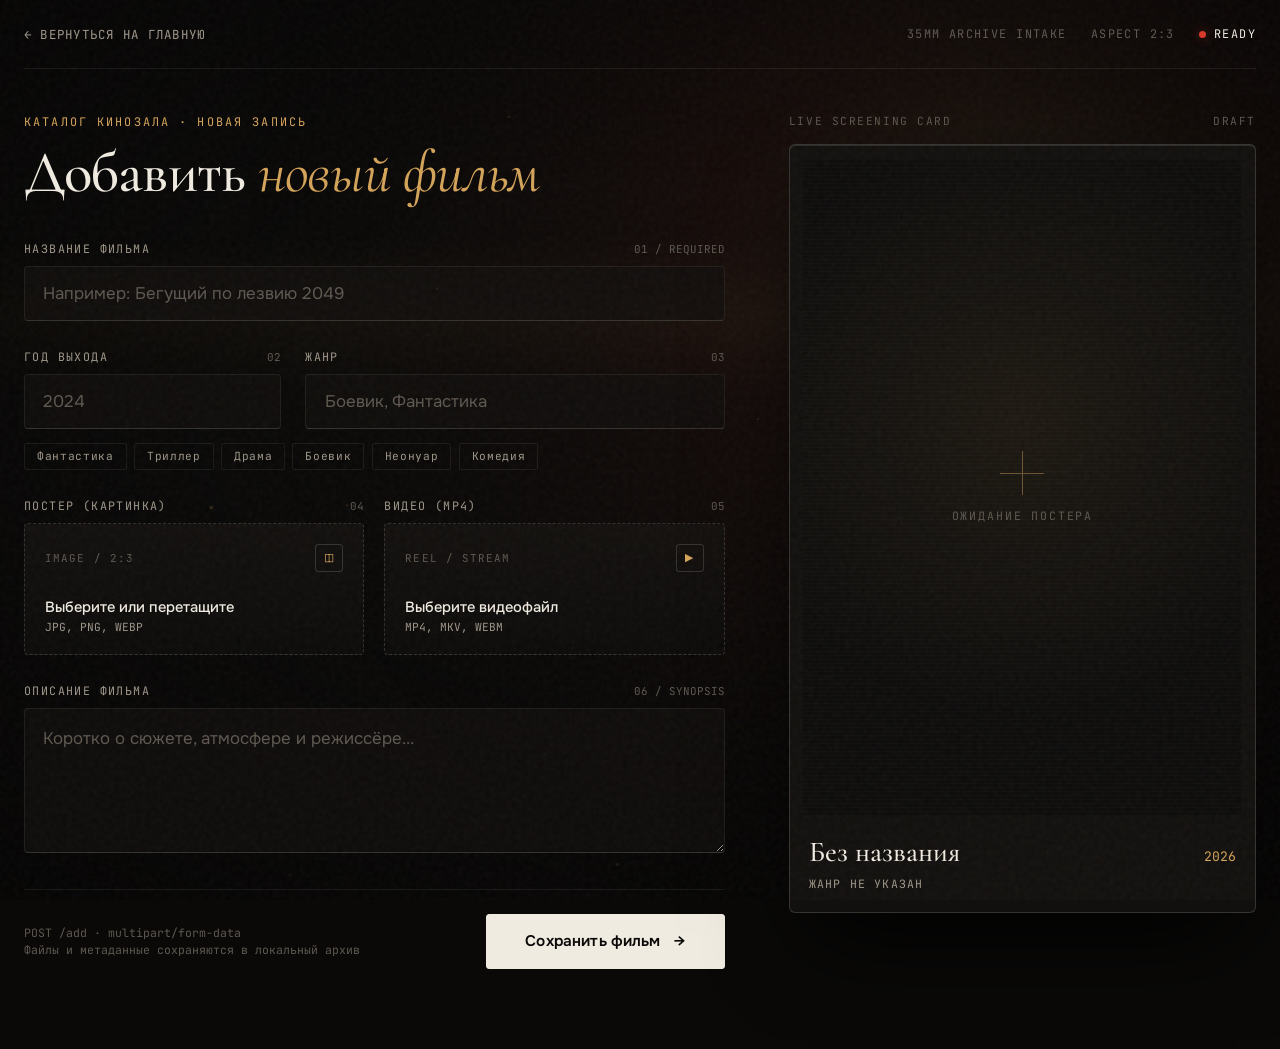
<file: templates/add.html>
<!DOCTYPE html>
<html lang="ru">
<head>
    <meta charset="UTF-8">
    <meta name="viewport" content="width=device-width, initial-scale=1.0">
    <title>Добавить фильм — Архив Кинозала</title>

    <link rel="preconnect" href="https://fonts.googleapis.com">
    <link rel="preconnect" href="https://fonts.gstatic.com" crossorigin>
    <link href="https://fonts.googleapis.com/css2?family=Cormorant+Garamond:ital,wght@0,500;0,600;1,400;1,600&family=JetBrains+Mono:wght@400;500&family=Onest:wght@300;400;500;600&display=swap" rel="stylesheet">

    <style>
        :root {
            /* Палитра 35mm киноплёнки: тёплый уголь, бумага, латунь и красный огонёк REC */
            --bg-darkroom: #0a0908;
            --bg-surface: #12100e;
            --bg-elevated: #191614;
            --bg-input: #0d0c0b;

            --ink-cream: #f0ebe1;
            --ink-soft: #9e9689;
            --ink-dim: #5e5850;

            --accent-brass: #d4a359;
            --accent-brass-dim: rgba(212, 163, 89, 0.14);
            --accent-rec: #d93829;
            --accent-rec-glow: rgba(217, 56, 41, 0.45);
            --accent-ok: #4ea874;

            --line-subtle: rgba(240, 235, 225, 0.08);
            --line-medium: rgba(240, 235, 225, 0.16);
            --line-strong: rgba(212, 163, 89, 0.48);

            --font-display: 'Cormorant Garamond', Georgia, serif;
            --font-sans: 'Onest', -apple-system, BlinkMacSystemFont, sans-serif;
            --font-mono: 'JetBrains Mono', monospace;

            --ease-cinema: cubic-bezier(0.19, 1, 0.22, 1);
        }

        *, *::before, *::after {
            box-sizing: border-box;
            margin: 0;
            padding: 0;
        }

        html {
            font-size: 16px;
            background-color: var(--bg-darkroom);
            color: var(--ink-cream);
            font-family: var(--font-sans);
            -webkit-font-smoothing: antialiased;
            -moz-osx-font-smoothing: grayscale;
        }

        body {
            min-height: 100vh;
            position: relative;
            overflow-x: hidden;
            display: flex;
            flex-direction: column;
        }

        /* Живой фон на Canvas (анаморфные блики и киноплёночная пыль) */
        #darkroom-canvas {
            position: fixed;
            inset: 0;
            width: 100vw;
            height: 100vh;
            z-index: 0;
            pointer-events: none;
        }

        /* Тонкая 35-мм зернистость поверх всей сцены */
        body::before {
            content: "";
            position: fixed;
            inset: 0;
            z-index: 9999;
            pointer-events: none;
            opacity: 0.045;
            background-image: url("data:image/svg+xml,%3Csvg viewBox='0 0 200 200' xmlns='http://www.w3.org/2000/svg'%3E%3Cfilter id='grain'%3E%3CfeTurbulence type='fractalNoise' baseFrequency='0.85' numOctaves='3' stitchTiles='stitch'/%3E%3C/filter%3E%3Crect width='100%25' height='100%25' filter='url(%23grain)'/%3E%3C/svg%3E");
        }

        /* Мягкое виньетирование киноэкрана */
        body::after {
            content: "";
            position: fixed;
            inset: 0;
            z-index: 1;
            pointer-events: none;
            background: radial-gradient(ellipse 80% 75% at 50% 45%, transparent 35%, rgba(4, 3, 3, 0.85) 100%);
        }

        ::selection {
            background: var(--accent-brass);
            color: #0a0908;
        }

        /* ==========================================================================
           ВЕРХНЯЯ ТЕХНИЧЕСКАЯ СТРОКА (ХЛОПУШКА / РЕЖИССЁРСКИЙ ПУЛЬТ)
           ========================================================================== */
        .slate-bar {
            position: relative;
            z-index: 10;
            width: min(100% - 3rem, 1280px);
            margin: 0 auto;
            padding: 1.6rem 0;
            border-bottom: 1px solid var(--line-subtle);
            display: flex;
            align-items: center;
            justify-content: space-between;
            gap: 1.5rem;
        }

        .back-link {
            display: inline-flex;
            align-items: center;
            gap: 0.7rem;
            color: var(--ink-soft);
            text-decoration: none;
            font-family: var(--font-mono);
            font-size: 0.78rem;
            letter-spacing: 0.1em;
            text-transform: uppercase;
            transition: color 0.25s ease, transform 0.25s var(--ease-cinema);
        }

        .back-link:hover {
            color: var(--ink-cream);
            transform: translateX(-4px);
        }

        .slate-meta {
            display: flex;
            align-items: center;
            gap: 1.5rem;
            font-family: var(--font-mono);
            font-size: 0.74rem;
            letter-spacing: 0.12em;
            text-transform: uppercase;
            color: var(--ink-dim);
        }

        .rec-indicator {
            display: inline-flex;
            align-items: center;
            gap: 0.5rem;
            color: var(--ink-cream);
        }

        .rec-dot {
            width: 7px;
            height: 7px;
            border-radius: 50%;
            background: var(--accent-rec);
            box-shadow: 0 0 12px var(--accent-rec-glow);
            animation: recBlink 2.2s ease-in-out infinite;
        }

        /* ==========================================================================
           ГЛАВНАЯ ДВУХКОЛОНОЧНАЯ СЦЕНА
           ========================================================================== */
        .stage {
            position: relative;
            z-index: 10;
            width: min(100% - 3rem, 1280px);
            margin: 0 auto;
            padding: clamp(2.5rem, 5vh, 4.2rem) 0 5rem;
            display: grid;
            grid-template-columns: 1.2fr 0.8fr;
            gap: clamp(2.5rem, 5vw, 5.5rem);
            align-items: start;
        }

        /* Заголовок в духе авторских титров */
        .headline-block {
            margin-bottom: 2.5rem;
        }

        .headline-kicker {
            font-family: var(--font-mono);
            font-size: 0.74rem;
            letter-spacing: 0.18em;
            text-transform: uppercase;
            color: var(--accent-brass);
            margin-bottom: 0.85rem;
            display: block;
        }

        .headline-block h1 {
            font-family: var(--font-display);
            font-size: clamp(2.8rem, 4.6vw, 4.4rem);
            font-weight: 500;
            line-height: 0.98;
            letter-spacing: -0.015em;
            color: var(--ink-cream);
        }

        .headline-block h1 em {
            font-style: italic;
            font-weight: 400;
            color: var(--accent-brass);
        }

        /* ==========================================================================
           АРХИТЕКТУРНАЯ ФОРМА (БЕЗ ДЕШЁВЫХ КОРОБОК)
           ========================================================================== */
        .intake-form {
            display: flex;
            flex-direction: column;
            gap: 1.75rem;
        }

        .form-grid-2 {
            display: grid;
            grid-template-columns: 0.38fr 0.62fr;
            gap: 1.5rem;
        }

        .field {
            display: flex;
            flex-direction: column;
            gap: 0.55rem;
            position: relative;
        }

        .field-head {
            display: flex;
            justify-content: space-between;
            align-items: baseline;
        }

        .field label {
            font-family: var(--font-mono);
            font-size: 0.73rem;
            letter-spacing: 0.12em;
            text-transform: uppercase;
            color: var(--ink-soft);
            transition: color 0.25s ease;
        }

        .field:focus-within label {
            color: var(--accent-brass);
        }

        .field-num {
            font-family: var(--font-mono);
            font-size: 0.68rem;
            color: var(--ink-dim);
        }

        /* Элегантные поля ввода с тактильной границей */
        .cinematic-input,
        .cinematic-textarea {
            width: 100%;
            font-family: var(--font-sans);
            font-size: 1.05rem;
            font-weight: 400;
            color: var(--ink-cream);
            background: rgba(18, 16, 14, 0.72);
            border: 1px solid var(--line-subtle);
            border-bottom: 1px solid var(--line-medium);
            border-radius: 4px;
            padding: 1rem 1.15rem;
            outline: none;
            transition:
                background 0.3s ease,
                border-color 0.3s ease,
                box-shadow 0.3s ease;
        }

        .cinematic-input::placeholder,
        .cinematic-textarea::placeholder {
            color: var(--ink-dim);
        }

        .cinematic-input:hover,
        .cinematic-textarea:hover {
            border-color: rgba(240, 235, 225, 0.24);
        }

        .cinematic-input:focus,
        .cinematic-textarea:focus {
            background: rgba(25, 22, 20, 0.95);
            border-color: var(--accent-brass);
            box-shadow: 0 12px 30px -12px rgba(212, 163, 89, 0.22);
        }

        .cinematic-textarea {
            min-height: 120px;
            resize: vertical;
            line-height: 1.65;
        }

        /* Быстрый выбор жанра — строгие минималистичные теги */
        .genre-strip {
            display: flex;
            flex-wrap: wrap;
            gap: 0.45rem;
            margin-top: -0.9rem;
        }

        .genre-tag {
            background: transparent;
            border: 1px solid var(--line-subtle);
            border-radius: 2px;
            color: var(--ink-soft);
            font-family: var(--font-mono);
            font-size: 0.7rem;
            letter-spacing: 0.06em;
            padding: 0.36rem 0.75rem;
            cursor: pointer;
            transition: all 0.22s ease;
        }

        .genre-tag:hover {
            color: var(--ink-cream);
            border-color: var(--accent-brass);
            background: var(--accent-brass-dim);
        }

        /* ==========================================================================
           КАСТОМНЫЕ DRAG-AND-DROP ЗОНЫ ДЛЯ ПОСТЕРА И ВИДЕО
           ========================================================================== */
        .upload-grid {
            display: grid;
            grid-template-columns: 1fr 1fr;
            gap: 1.25rem;
        }

        .dropzone {
            position: relative;
            min-height: 132px;
            padding: 1.25rem;
            background: linear-gradient(180deg, rgba(22, 19, 17, 0.75) 0%, rgba(13, 12, 11, 0.9) 100%);
            border: 1px dashed var(--line-medium);
            border-radius: 4px;
            display: flex;
            flex-direction: column;
            justify-content: space-between;
            cursor: pointer;
            transition: all 0.3s var(--ease-cinema);
            overflow: hidden;
        }

        /* Угловые видоискатели кинокамеры на дропзонах */
        .dropzone::before,
        .dropzone::after {
            content: "";
            position: absolute;
            width: 10px;
            height: 10px;
            border-color: var(--accent-brass);
            border-style: solid;
            opacity: 0;
            transition: opacity 0.25s ease, transform 0.25s var(--ease-cinema);
            pointer-events: none;
        }

        .dropzone::before {
            top: 8px;
            left: 8px;
            border-width: 1px 0 0 1px;
            transform: translate(-3px, -3px);
        }

        .dropzone::after {
            bottom: 8px;
            right: 8px;
            border-width: 0 1px 1px 0;
            transform: translate(3px, 3px);
        }

        .dropzone:hover,
        .dropzone.is-dragover {
            border-style: solid;
            border-color: var(--accent-brass);
            background: rgba(28, 24, 20, 0.92);
            transform: translateY(-2px);
        }

        .dropzone:hover::before,
        .dropzone:hover::after,
        .dropzone.is-dragover::before,
        .dropzone.is-dragover::after {
            opacity: 1;
            transform: translate(0, 0);
        }

        .dropzone.has-file {
            border-style: solid;
            border-color: rgba(78, 168, 116, 0.55);
            background: linear-gradient(180deg, rgba(20, 32, 25, 0.55) 0%, rgba(13, 16, 14, 0.9) 100%);
        }

        .dropzone input[type="file"] {
            position: absolute;
            inset: 0;
            opacity: 0;
            cursor: pointer;
            z-index: 3;
        }

        .drop-top {
            display: flex;
            justify-content: space-between;
            align-items: center;
            font-family: var(--font-mono);
            font-size: 0.68rem;
            letter-spacing: 0.1em;
            color: var(--ink-dim);
        }

        .drop-icon {
            width: 28px;
            height: 28px;
            border: 1px solid var(--line-medium);
            border-radius: 3px;
            display: grid;
            place-items: center;
            color: var(--accent-brass);
            font-size: 0.85rem;
        }

        .drop-bottom {
            margin-top: 1.1rem;
        }

        .drop-name {
            font-size: 0.92rem;
            font-weight: 500;
            color: var(--ink-cream);
            white-space: nowrap;
            overflow: hidden;
            text-overflow: ellipsis;
            margin-bottom: 0.25rem;
        }

        .drop-sub {
            font-family: var(--font-mono);
            font-size: 0.7rem;
            color: var(--ink-soft);
        }

        .dropzone.has-file .drop-sub {
            color: var(--accent-ok);
        }

        /* ==========================================================================
           КНОПКА ОТПРАВКИ (ТАКТИЛЬНАЯ, КАК КНОПКА ЗАТВОРА / КИНОПУЛЬТА)
           ========================================================================== */
        .submit-row {
            margin-top: 0.5rem;
            padding-top: 1.5rem;
            border-top: 1px solid var(--line-subtle);
            display: flex;
            align-items: center;
            justify-content: space-between;
            gap: 1.5rem;
            flex-wrap: wrap;
        }

        .submit-note {
            font-family: var(--font-mono);
            font-size: 0.72rem;
            color: var(--ink-dim);
            line-height: 1.5;
        }

        .btn-submit {
            position: relative;
            overflow: hidden;
            display: inline-flex;
            align-items: center;
            justify-content: center;
            gap: 0.85rem;
            padding: 1.05rem 2.4rem;
            background: var(--ink-cream);
            color: #0a0908;
            border: 1px solid var(--ink-cream);
            border-radius: 3px;
            font-family: var(--font-sans);
            font-size: 0.96rem;
            font-weight: 600;
            letter-spacing: 0.01em;
            cursor: pointer;
            transition:
                transform 0.35s var(--ease-cinema),
                background 0.3s ease,
                color 0.3s ease,
                box-shadow 0.35s ease;
        }

        .btn-submit::before {
            content: "";
            position: absolute;
            inset: 0;
            background: linear-gradient(110deg, transparent 20%, rgba(212, 163, 89, 0.45) 50%, transparent 80%);
            transform: translateX(-130%);
            transition: transform 0.7s var(--ease-cinema);
        }

        .btn-submit:hover {
            background: var(--accent-brass);
            border-color: var(--accent-brass);
            transform: translateY(-2px);
            box-shadow: 0 18px 40px -10px rgba(212, 163, 89, 0.4);
        }

        .btn-submit:hover::before {
            transform: translateX(130%);
        }

        .btn-submit:active {
            transform: translateY(0) scale(0.985);
        }

        /* ==========================================================================
           ПРАВАЯ КОЛОНКА: ИНТЕРАКТИВНЫЙ МАКЕТ КИНОАФИШИ (35MM FRAME)
           ========================================================================== */
        .preview-column {
            position: sticky;
            top: 2.5rem;
            perspective: 1200px;
        }

        .preview-label {
            display: flex;
            justify-content: space-between;
            align-items: center;
            font-family: var(--font-mono);
            font-size: 0.7rem;
            letter-spacing: 0.14em;
            text-transform: uppercase;
            color: var(--ink-dim);
            margin-bottom: 1rem;
        }

        .poster-frame {
            position: relative;
            background: var(--bg-surface);
            border: 1px solid var(--line-medium);
            border-radius: 6px;
            padding: 0.85rem;
            box-shadow:
                0 40px 90px -20px rgba(0, 0, 0, 0.9),
                inset 0 1px 0 rgba(240, 235, 225, 0.12);
            transform-style: preserve-3d;
            transition: transform 0.25s ease-out, border-color 0.3s ease;
            overflow: hidden;
        }

        /* Стеклянный блик, следующий за мышкой по постеру */
        .poster-glare {
            position: absolute;
            inset: 0;
            z-index: 5;
            pointer-events: none;
            opacity: 0;
            background: radial-gradient(
                circle 260px at var(--gx, 50%) var(--gy, 50%),
                rgba(240, 235, 225, 0.14),
                transparent 70%
            );
            transition: opacity 0.3s ease;
        }

        .poster-frame:hover .poster-glare {
            opacity: 1;
        }

        .poster-frame:hover {
            border-color: var(--line-strong);
        }

        .poster-screen {
            position: relative;
            width: 100%;
            aspect-ratio: 2 / 3;
            background: #0d0c0b;
            border-radius: 3px;
            overflow: hidden;
            display: flex;
            align-items: center;
            justify-content: center;
        }

        .poster-screen img {
            width: 100%;
            height: 100%;
            object-fit: cover;
            display: none;
            animation: fadeIn 0.45s ease;
        }

        /* Эстетичная заглушка с видоискателем кинокамеры */
        .poster-empty {
            width: 100%;
            height: 100%;
            display: flex;
            flex-direction: column;
            align-items: center;
            justify-content: center;
            gap: 0.8rem;
            padding: 2rem;
            text-align: center;
            background:
                radial-gradient(circle at 50% 40%, rgba(212, 163, 89, 0.08), transparent 65%),
                repeating-linear-gradient(
                    0deg,
                    rgba(255, 255, 255, 0.015) 0px,
                    rgba(255, 255, 255, 0.015) 1px,
                    transparent 1px,
                    transparent 4px
                );
        }

        .viewfinder-cross {
            width: 44px;
            height: 44px;
            position: relative;
            opacity: 0.45;
        }

        .viewfinder-cross::before,
        .viewfinder-cross::after {
            content: "";
            position: absolute;
            background: var(--accent-brass);
        }
        .viewfinder-cross::before { top: 50%; left: 0; right: 0; height: 1px; }
        .viewfinder-cross::after { left: 50%; top: 0; bottom: 0; width: 1px; }

        .poster-empty span {
            font-family: var(--font-mono);
            font-size: 0.72rem;
            letter-spacing: 0.16em;
            text-transform: uppercase;
            color: var(--ink-dim);
        }

        /* Плашка-статус видео прямо на постере */
        .video-chip {
            position: absolute;
            top: 12px;
            right: 12px;
            z-index: 4;
            font-family: var(--font-mono);
            font-size: 0.68rem;
            letter-spacing: 0.08em;
            color: var(--ink-cream);
            background: rgba(10, 9, 8, 0.82);
            backdrop-filter: blur(10px);
            border: 1px solid rgba(78, 168, 116, 0.5);
            padding: 0.35rem 0.7rem;
            border-radius: 3px;
            display: none;
            align-items: center;
            gap: 0.45rem;
        }

        .video-chip.visible {
            display: inline-flex;
        }

        .video-chip i {
            width: 6px;
            height: 6px;
            border-radius: 50%;
            background: var(--accent-ok);
            display: inline-block;
        }

        /* Подпись-титр под постером */
        .poster-footer {
            padding: 1.25rem 0.35rem 0.45rem;
            display: flex;
            flex-direction: column;
            gap: 0.55rem;
        }

        .poster-title-row {
            display: flex;
            justify-content: space-between;
            align-items: baseline;
            gap: 1rem;
        }

        .preview-title {
            font-family: var(--font-display);
            font-size: 1.8rem;
            font-weight: 500;
            line-height: 1.1;
            color: var(--ink-cream);
            word-break: break-word;
        }

        .preview-year {
            font-family: var(--font-mono);
            font-size: 0.82rem;
            color: var(--accent-brass);
            flex-shrink: 0;
        }

        .preview-genre {
            font-family: var(--font-mono);
            font-size: 0.72rem;
            letter-spacing: 0.1em;
            text-transform: uppercase;
            color: var(--ink-soft);
        }

        .preview-desc {
            margin-top: 0.35rem;
            padding-top: 0.75rem;
            border-top: 1px solid var(--line-subtle);
            font-size: 0.88rem;
            line-height: 1.55;
            color: var(--ink-soft);
            display: -webkit-box;
            -webkit-line-clamp: 3;
            -webkit-box-orient: vertical;
            overflow: hidden;
        }

        .preview-desc:empty {
            display: none;
        }

        @keyframes recBlink {
            0%, 100% { opacity: 1; transform: scale(1); }
            50%      { opacity: 0.35; transform: scale(0.85); }
        }

        @keyframes fadeIn {
            from { opacity: 0; transform: scale(1.03); }
            to   { opacity: 1; transform: scale(1); }
        }

        @media (max-width: 960px) {
            .stage {
                grid-template-columns: 1fr;
                gap: 3rem;
            }
            .preview-column {
                position: static;
                max-width: 380px;
                margin: 0 auto;
                width: 100%;
            }
        }

        @media (max-width: 600px) {
            .slate-bar, .stage {
                width: min(100% - 2rem, 1280px);
            }
            .slate-meta {
                display: none;
            }
            .form-grid-2,
            .upload-grid {
                grid-template-columns: 1fr;
            }
            .btn-submit {
                width: 100%;
            }
        }
    </style>
</head>
<body>

    <header class="slate-bar">
        <a href="/" class="back-link">← Вернуться на главную</a>
        <div class="slate-meta">
            <span>35MM ARCHIVE INTAKE</span>
            <span>ASPECT 2:3</span>
            <span class="rec-indicator"><span class="rec-dot"></span> READY</span>
        </div>
    </header>

    <main class="stage">
        <!-- ЛЕВАЯ ЧАСТЬ: ФОРМА ДОБАВЛЕНИЯ -->
        <section>
            <div class="headline-block">
                <span class="headline-kicker">Каталог кинозала · Новая запись</span>
                <h1>Добавить <em>новый фильм</em></h1>
            </div>

            <!-- ВАЖНО: enctype="multipart/form-data" нужен для загрузки файлов! -->
            <form method="post" action="/add" enctype="multipart/form-data" class="intake-form" id="movie-form">

                <div class="field">
                    <div class="field-head">
                        <label for="f-title">Название фильма</label>
                        <span class="field-num">01 / REQUIRED</span>
                    </div>
                    <input
                        type="text"
                        id="f-title"
                        name="title"
                        class="cinematic-input"
                        placeholder="Например: Бегущий по лезвию 2049"
                        autocomplete="off"
                        required
                    >
                </div>

                <div class="form-grid-2">
                    <div class="field">
                        <div class="field-head">
                            <label for="f-year">Год выхода</label>
                            <span class="field-num">02</span>
                        </div>
                        <input
                            type="number"
                            id="f-year"
                            name="year"
                            class="cinematic-input"
                            placeholder="2024"
                            min="1888"
                            max="2035"
                            required
                        >
                    </div>

                    <div class="field">
                        <div class="field-head">
                            <label for="f-genre">Жанр</label>
                            <span class="field-num">03</span>
                        </div>
                        <input
                            type="text"
                            id="f-genre"
                            name="genre"
                            class="cinematic-input"
                            placeholder="Боевик, Фантастика"
                            autocomplete="off"
                            required
                        >
                    </div>
                </div>

                <div class="genre-strip">
                    <button type="button" class="genre-tag" data-g="Фантастика">Фантастика</button>
                    <button type="button" class="genre-tag" data-g="Триллер">Триллер</button>
                    <button type="button" class="genre-tag" data-g="Драма">Драма</button>
                    <button type="button" class="genre-tag" data-g="Боевик">Боевик</button>
                    <button type="button" class="genre-tag" data-g="Неонуар">Неонуар</button>
                    <button type="button" class="genre-tag" data-g="Комедия">Комедия</button>
                </div>

                <div class="upload-grid">
                    <!-- Зона загрузки постера -->
                    <div class="field">
                        <div class="field-head">
                            <label for="f-poster">Постер (картинка)</label>
                            <span class="field-num">04</span>
                        </div>
                        <div class="dropzone" id="poster-zone">
                            <input type="file" id="f-poster" name="poster" accept="image/*">
                            <div class="drop-top">
                                <span>IMAGE / 2:3</span>
                                <span class="drop-icon">◫</span>
                            </div>
                            <div class="drop-bottom">
                                <div class="drop-name" id="poster-name">Выберите или перетащите</div>
                                <div class="drop-sub" id="poster-sub">JPG, PNG, WEBP</div>
                            </div>
                        </div>
                    </div>

                    <!-- Зона загрузки видео -->
                    <div class="field">
                        <div class="field-head">
                            <label for="f-video">Видео (mp4)</label>
                            <span class="field-num">05</span>
                        </div>
                        <div class="dropzone" id="video-zone">
                            <input type="file" id="f-video" name="video" accept="video/*">
                            <div class="drop-top">
                                <span>REEL / STREAM</span>
                                <span class="drop-icon">▶</span>
                            </div>
                            <div class="drop-bottom">
                                <div class="drop-name" id="video-name">Выберите видеофайл</div>
                                <div class="drop-sub" id="video-sub">MP4, MKV, WEBM</div>
                            </div>
                        </div>
                    </div>
                </div>

                <div class="field">
                    <div class="field-head">
                        <label for="f-desc">Описание фильма</label>
                        <span class="field-num">06 / SYNOPSIS</span>
                    </div>
                    <textarea
                        id="f-desc"
                        name="description"
                        class="cinematic-textarea"
                        placeholder="Коротко о сюжете, атмосфере и режиссёре..."
                        rows="4"
                    ></textarea>
                </div>

                <div class="submit-row">
                    <div class="submit-note">
                        POST /add · multipart/form-data<br>
                        Файлы и метаданные сохраняются в локальный архив
                    </div>
                    <button type="submit" class="btn-submit" id="submit-btn">
                        <span>Сохранить фильм</span>
                        <span>→</span>
                    </button>
                </div>
            </form>
        </section>

        <!-- ПРАВАЯ ЧАСТЬ: ЖИВОЙ ПРЕДПРОСМОТР КАРТОЧКИ ФИЛЬМА -->
        <aside class="preview-column">
            <div class="preview-label">
                <span>LIVE SCREENING CARD</span>
                <span id="preview-status">DRAFT</span>
            </div>

            <div class="poster-frame" id="poster-card">
                <div class="poster-glare"></div>

                <div class="poster-screen">
                    <img id="preview-img" alt="Предпросмотр постера">
                    <div class="poster-empty" id="preview-empty">
                        <div class="viewfinder-cross"></div>
                        <span>Ожидание постера</span>
                    </div>
                    <div class="video-chip" id="video-chip">
                        <i></i>
                        <span id="video-chip-text">VIDEO ATTACHED</span>
                    </div>
                </div>

                <div class="poster-footer">
                    <div class="poster-title-row">
                        <div class="preview-title" id="p-title">Без названия</div>
                        <div class="preview-year" id="p-year">2026</div>
                    </div>
                    <div class="preview-genre" id="p-genre">ЖАНР НЕ УКАЗАН</div>
                    <div class="preview-desc" id="p-desc"></div>
                </div>
            </div>
        </aside>
    </main>

    <script>
      (() => {
        // 1. Живое обновление карточки-афиши
        const titleIn  = document.getElementById('f-title');
        const yearIn   = document.getElementById('f-year');
        const genreIn  = document.getElementById('f-genre');
        const descIn   = document.getElementById('f-desc');
        const posterIn = document.getElementById('f-poster');
        const videoIn  = document.getElementById('f-video');

        const pTitle  = document.getElementById('p-title');
        const pYear   = document.getElementById('p-year');
        const pGenre  = document.getElementById('p-genre');
        const pDesc   = document.getElementById('p-desc');
        const pStatus = document.getElementById('preview-status');

        const prevImg   = document.getElementById('preview-img');
        const prevEmpty = document.getElementById('preview-empty');

        const posterZone = document.getElementById('poster-zone');
        const posterName = document.getElementById('poster-name');
        const posterSub  = document.getElementById('poster-sub');

        const videoZone     = document.getElementById('video-zone');
        const videoName     = document.getElementById('video-name');
        const videoSub      = document.getElementById('video-sub');
        const videoChip     = document.getElementById('video-chip');
        const videoChipText = document.getElementById('video-chip-text');

        let posterObjUrl = null;

        function formatBytes(bytes) {
          if (bytes < 1024 * 1024) return `${(bytes / 1024).toFixed(0)} КБ`;
          if (bytes < 1024 * 1024 * 1024) return `${(bytes / (1024 * 1024)).toFixed(1)} МБ`;
          return `${(bytes / (1024 * 1024 * 1024)).toFixed(2)} ГБ`;
        }

        function formatDuration(sec) {
          const h = Math.floor(sec / 3600);
          const m = Math.floor((sec % 3600) / 60);
          const s = Math.floor(sec % 60);
          const pad = (n) => String(n).padStart(2, '0');
          return h > 0 ? `${h}:${pad(m)}:${pad(s)}` : `${pad(m)}:${pad(s)}`;
        }

        function syncMeta() {
          pTitle.textContent = titleIn.value.trim() || 'Без названия';
          pYear.textContent  = yearIn.value.trim() || '2026';
          pGenre.textContent = genreIn.value.trim() || 'ЖАНР НЕ УКАЗАН';
          pDesc.textContent  = descIn.value.trim();

          const ready = titleIn.value.trim() && yearIn.value.trim() && genreIn.value.trim();
          pStatus.textContent = ready ? '● READY TO ARCHIVE' : 'DRAFT';
          pStatus.style.color = ready ? 'var(--accent-ok)' : '';
        }

        [titleIn, yearIn, genreIn, descIn].forEach((el) => el.addEventListener('input', syncMeta));

        // Быстрые теги жанров
        document.querySelectorAll('.genre-tag').forEach((tag) => {
          tag.addEventListener('click', () => {
            const val = tag.dataset.g;
            const current = genreIn.value.trim();
            if (!current) {
              genreIn.value = val;
            } else if (!current.toLowerCase().includes(val.toLowerCase())) {
              genreIn.value = `${current}, ${val}`;
            }
            syncMeta();
          });
        });

        // Обработка выбора постера
        posterIn.addEventListener('change', () => {
          if (posterObjUrl) URL.revokeObjectURL(posterObjUrl);
          const file = posterIn.files[0];
          if (file) {
            posterObjUrl = URL.createObjectURL(file);
            prevImg.src = posterObjUrl;
            prevImg.style.display = 'block';
            prevEmpty.style.display = 'none';
            posterZone.classList.add('has-file');
            posterName.textContent = file.name;
            posterSub.textContent = `✓ ${formatBytes(file.size)}`;
          } else {
            prevImg.style.display = 'none';
            prevEmpty.style.display = 'flex';
            posterZone.classList.remove('has-file');
            posterName.textContent = 'Выберите или перетащите';
            posterSub.textContent = 'JPG, PNG, WEBP';
          }
        });

        // Обработка выбора видео + чтение реального разрешения и хронометража
        videoIn.addEventListener('change', () => {
          const file = videoIn.files[0];
          if (!file) {
            videoZone.classList.remove('has-file');
            videoName.textContent = 'Выберите видеофайл';
            videoSub.textContent = 'MP4, MKV, WEBM';
            videoChip.classList.remove('visible');
            return;
          }

          videoZone.classList.add('has-file');
          videoName.textContent = file.name;
          videoSub.textContent = `✓ ${formatBytes(file.size)}`;
          videoChipText.textContent = formatBytes(file.size);
          videoChip.classList.add('visible');

          // Считываем длительность и разрешение видео локально
          const probe = document.createElement('video');
          probe.preload = 'metadata';
          const tempUrl = URL.createObjectURL(file);
          probe.src = tempUrl;
          probe.onloadedmetadata = () => {
            const res = probe.videoHeight ? `${probe.videoHeight}p` : 'HD';
            const dur = isFinite(probe.duration) ? formatDuration(probe.duration) : '';
            const details = [res, dur].filter(Boolean).join(' · ');
            if (details) {
              videoSub.textContent = `✓ ${formatBytes(file.size)} · ${details}`;
              videoChipText.textContent = details;
            }
            URL.revokeObjectURL(tempUrl);
          };
          probe.onerror = () => URL.revokeObjectURL(tempUrl);
        });

        // Подсветка при перетаскивании файлов мышью
        [posterZone, videoZone].forEach((zone) => {
          ['dragenter', 'dragover'].forEach((ev) =>
            zone.addEventListener(ev, () => zone.classList.add('is-dragover'))
          );
          ['dragleave', 'drop'].forEach((ev) =>
            zone.addEventListener(ev, () => zone.classList.remove('is-dragover'))
          );
        });

        // Индикация загрузки при отправке большого видеофайла
        document.getElementById('movie-form').addEventListener('submit', () => {
          const btn = document.getElementById('submit-btn');
          btn.innerHTML = '<span>Сохранение в архив...</span>';
          btn.style.opacity = '0.8';
          btn.style.pointerEvents = 'none';
        });

        // 2. Оптический блик и мягкий 3D-наклон карточки афиши
        const card = document.getElementById('poster-card');
        card.addEventListener('mousemove', (e) => {
          const r = card.getBoundingClientRect();
          const px = (e.clientX - r.left) / r.width;
          const py = (e.clientY - r.top) / r.height;
          card.style.setProperty('--gx', `${px * 100}%`);
          card.style.setProperty('--gy', `${py * 100}%`);
          card.style.transform = `rotateY(${(px - 0.5) * 9}deg) rotateX(${-(py - 0.5) * 9}deg)`;
        });
        card.addEventListener('mouseleave', () => {
          card.style.transform = 'rotateY(0deg) rotateX(0deg)';
        });

        // 3. Атмосферный фон тёмной комнаты: анаморфная световая полоса и киноплёночная пыль
        const canvas = document.createElement('canvas');
        canvas.id = 'darkroom-canvas';
        document.body.prepend(canvas);
        const ctx = canvas.getContext('2d');

        let w, h, dpr, t = 0;
        const mouse = { x: innerWidth * 0.65, y: innerHeight * 0.35, tx: innerWidth * 0.65, ty: innerHeight * 0.35 };
        window.addEventListener('mousemove', (e) => { mouse.tx = e.clientX; mouse.ty = e.clientY; });

        function resize() {
          dpr = Math.min(window.devicePixelRatio || 1, 2);
          w = innerWidth;
          h = innerHeight;
          canvas.width = w * dpr;
          canvas.height = h * dpr;
          ctx.scale(dpr, dpr);
        }
        window.addEventListener('resize', resize);
        resize();

        const motes = Array.from({ length: 55 }, () => {
          const depth = Math.random() * 0.8 + 0.2;
          return {
            x: Math.random() * w,
            y: Math.random() * h,
            vx: (Math.random() - 0.5) * 0.25 * depth,
            vy: -0.08 - Math.random() * 0.22 * depth,
            r: (Math.random() * 1.9 + 0.4) * depth,
            alpha: Math.random() * 0.38 + 0.08,
            phase: Math.random() * Math.PI * 2,
            warm: Math.random() > 0.28
          };
        });

        function render() {
          t += 0.01;
          ctx.clearRect(0, 0, w, h);

          mouse.x += (mouse.tx - mouse.x) * 0.045;
          mouse.y += (mouse.ty - mouse.y) * 0.045;

          // Тёплое дыхание лампы проектора в правом верхнем углу
          const lampX = w * 0.78 + Math.sin(t * 0.7) * 55;
          const lampY = h * 0.22 + Math.cos(t * 0.5) * 35;
          const lamp = ctx.createRadialGradient(lampX, lampY, 0, lampX, lampY, Math.max(w, h) * 0.62);
          lamp.addColorStop(0, 'rgba(212, 163, 89, 0.12)');
          lamp.addColorStop(0.45, 'rgba(217, 56, 41, 0.045)');
          lamp.addColorStop(1, 'rgba(10, 9, 8, 0)');
          ctx.fillStyle = lamp;
          ctx.fillRect(0, 0, w, h);

          // Тонкий горизонтальный анаморфный блик, реагирующий на высоту курсора
          const flareY = mouse.y;
          const flare = ctx.createLinearGradient(0, flareY - 80, 0, flareY + 80);
          flare.addColorStop(0, 'rgba(212, 163, 89, 0)');
          flare.addColorStop(0.5, 'rgba(212, 163, 89, 0.038)');
          flare.addColorStop(1, 'rgba(212, 163, 89, 0)');
          ctx.fillStyle = flare;
          ctx.fillRect(0, flareY - 80, w, 160);

          // Медленные пылинки в свете
          for (let i = 0; i < motes.length; i++) {
            const m = motes[i];
            m.phase += 0.018;
            m.x += m.vx + Math.sin(m.phase) * 0.12;
            m.y += m.vy;

            if (m.x < -10) m.x = w + 10;
            if (m.x > w + 10) m.x = -10;
            if (m.y < -10) m.y = h + 10;
            if (m.y > h + 10) m.y = -10;

            const a = m.alpha * (0.65 + Math.sin(m.phase * 1.4) * 0.35);
            ctx.beginPath();
            ctx.arc(m.x, m.y, m.r, 0, Math.PI * 2);
            ctx.fillStyle = m.warm
              ? `rgba(212, 163, 89, ${a})`
              : `rgba(240, 235, 225, ${a * 0.7})`;
            ctx.fill();
          }

          requestAnimationFrame(render);
        }
        render();
      })();
    </script>
</body>
</html>
</file>
